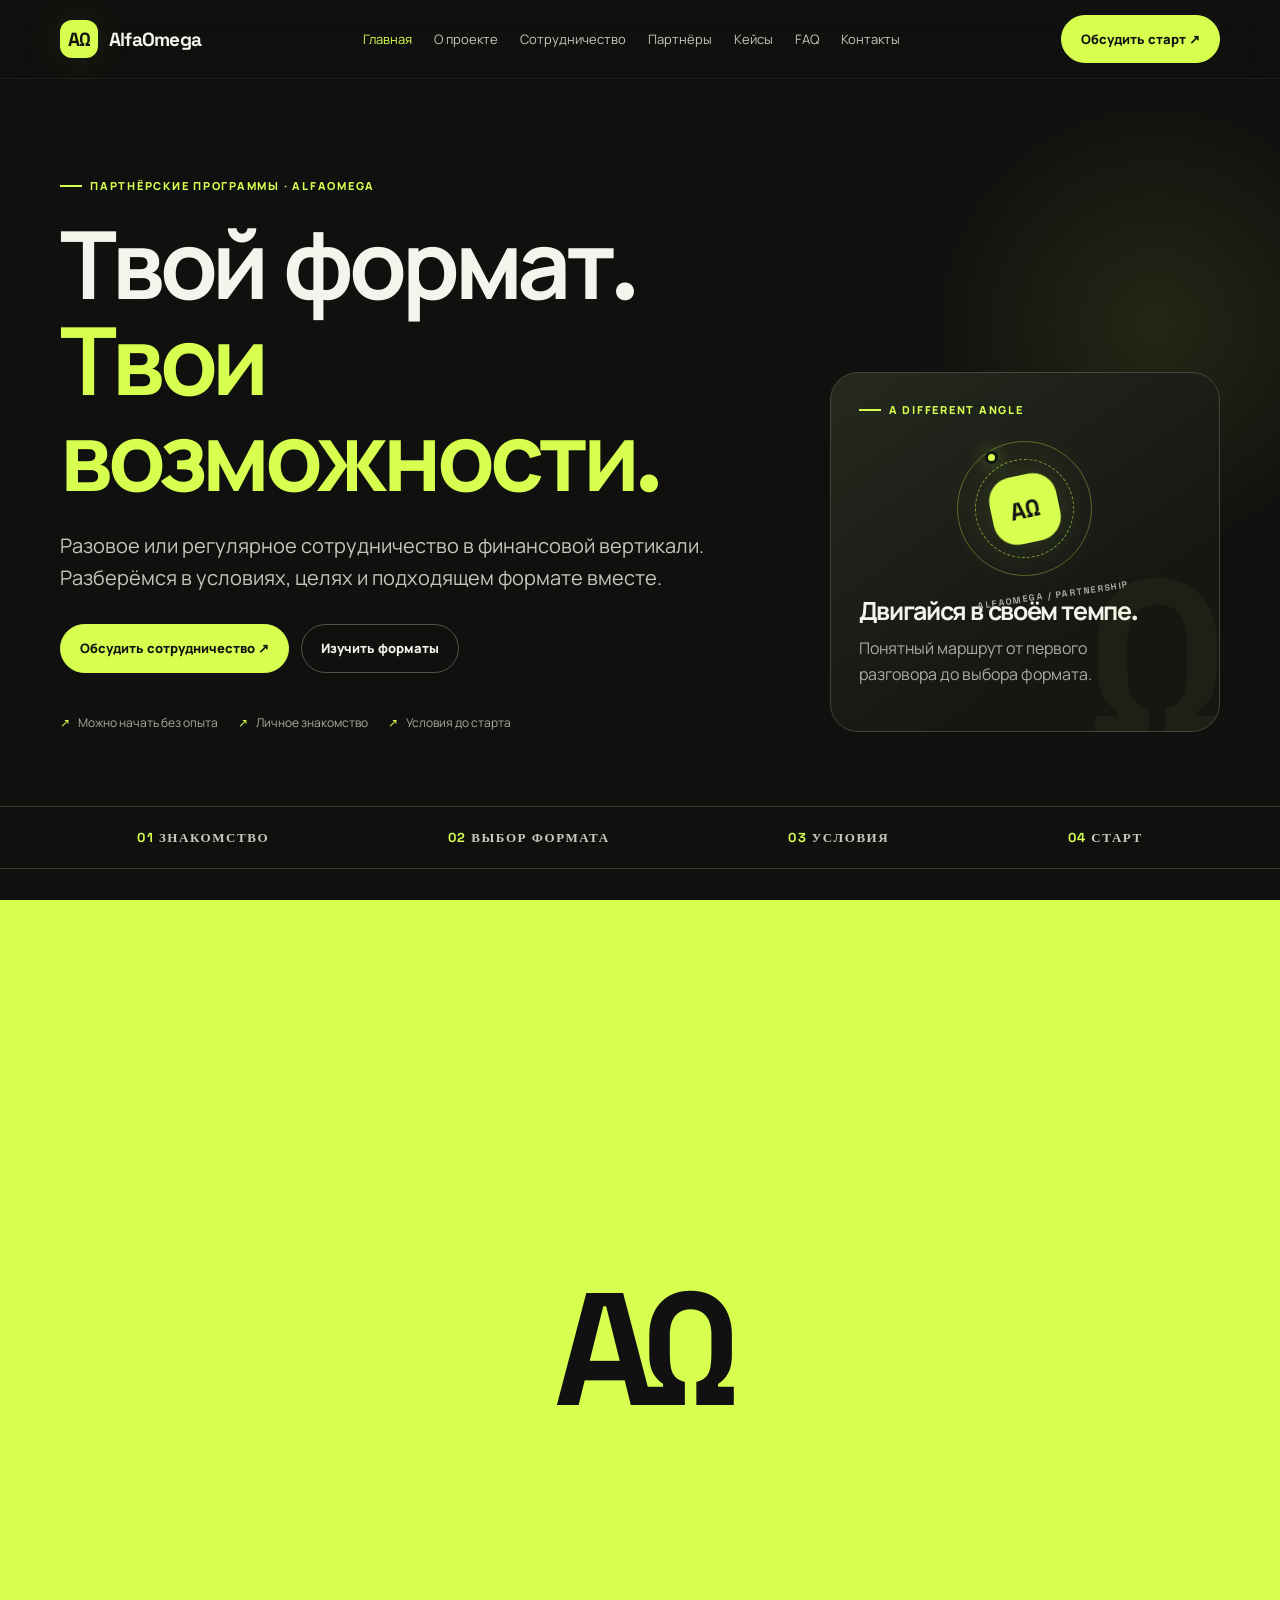
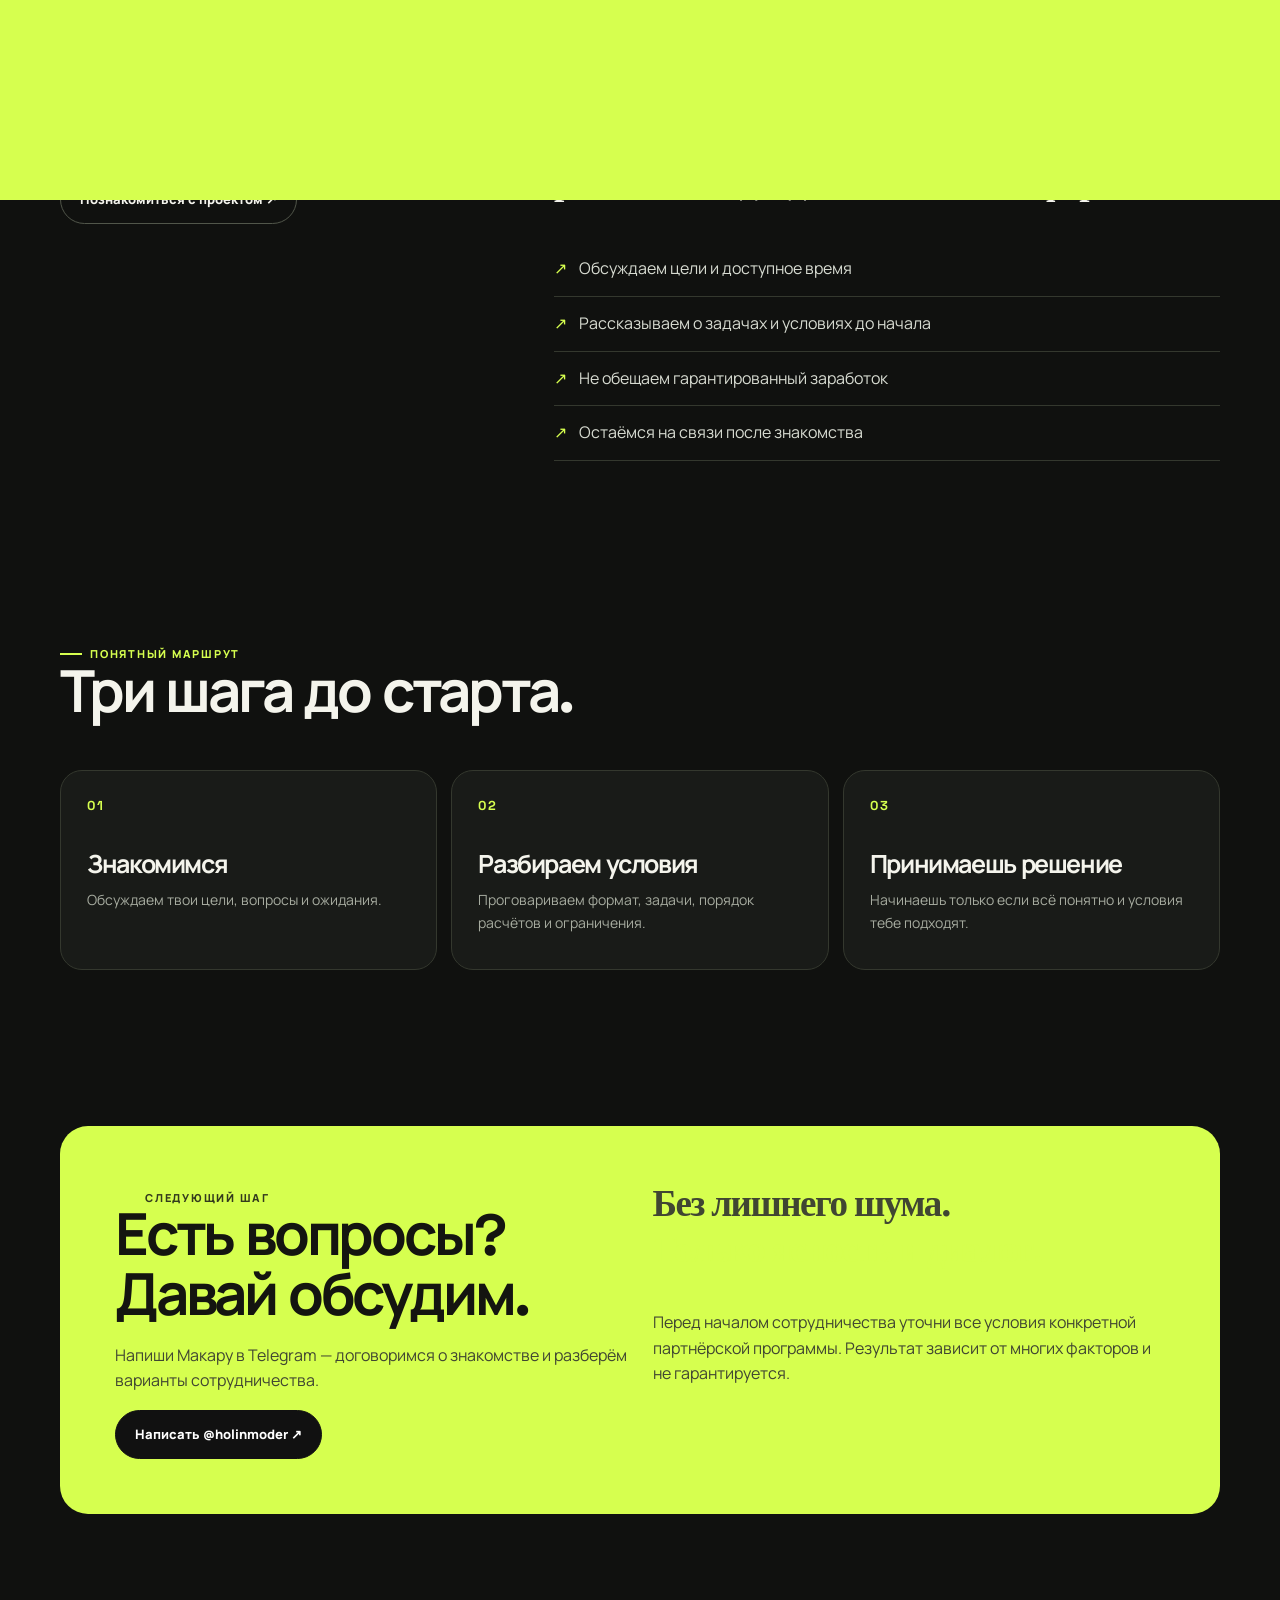
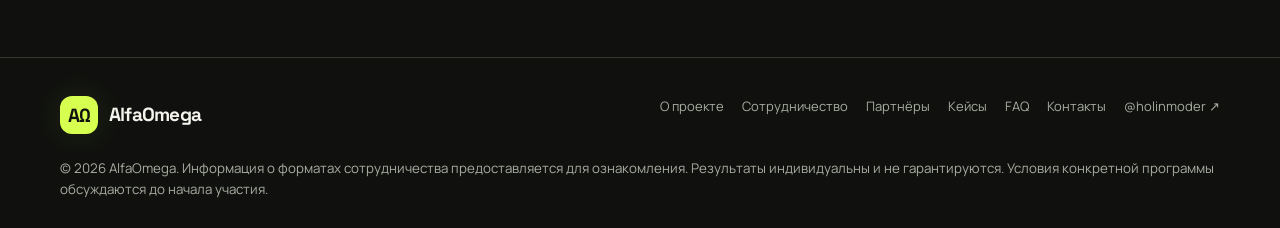
<file: index.html>
<!doctype html><html lang="ru"><head><meta charset="utf-8"><meta name="viewport" content="width=device-width,initial-scale=1"><meta name="description" content="AlfaOmega — форматы сотрудничества, информация о проекте и контакты Макара."><meta name="theme-color" content="#10110f"><title>Главная — AlfaOmega</title><link rel="stylesheet" href="styles.css"></head><body><div class="topbar"><div class="wrap nav"><a class="brand" href="index.html" aria-label="AlfaOmega — главная"><span class="logo">AΩ</span><span>AlfaOmega</span></a><nav class="navlinks" aria-label="Основная навигация"><a href="index.html">Главная</a><a href="about.html">О проекте</a><a href="cooperation.html">Сотрудничество</a><a href="partners.html">Партнёры</a><a href="cases.html">Кейсы</a><a href="faq.html">FAQ</a><a href="contact.html">Контакты</a></nav><a class="nav-cta" href="contact.html">Обсудить старт ↗</a><button class="menu-toggle" aria-expanded="false" aria-label="Открыть меню">☰</button></div></div><div class="transition" aria-hidden="true"><div class="transition-mark">AΩ</div></div><main><section class="hero"><div class="wrap hero-grid"><div><div class="eyebrow reveal">ПАРТНЁРСКИЕ ПРОГРАММЫ · ALFAOMEGA</div><h1 class="reveal delay1">Твой формат.<br><em>Твои возможности.</em></h1><p class="lead reveal delay2">Разовое или регулярное сотрудничество в финансовой вертикали. Разберёмся в условиях, целях и подходящем формате вместе.</p><div class="hero-actions reveal delay3"><a class="btn" href="contact.html">Обсудить сотрудничество ↗</a><a class="btn secondary" href="cooperation.html">Изучить форматы</a></div><div class="hero-meta"><span>Можно начать без опыта</span><span>Личное знакомство</span><span>Условия до старта</span></div></div><div class="visual-card reveal delay2"><div class="eyebrow">A DIFFERENT ANGLE</div><div class="orbit-wrap" aria-label="Анимированный знак AlfaOmega"><div class="orbit"><span class="orbit-dot"></span><div class="orbit-core">AΩ</div></div><span class="orbit-label">ALFAOMEGA / PARTNERSHIP</span></div><div><h3>Двигайся в своём темпе.</h3><p>Понятный маршрут от первого разговора до выбора формата.</p></div></div></div></section><div class="ticker"><div class="wrap ticker-in"><span><b>01</b> ЗНАКОМСТВО</span><span><b>02</b> ВЫБОР ФОРМАТА</span><span><b>03</b> УСЛОВИЯ</span><span><b>04</b> СТАРТ</span></div></div><section class="section"><div class="wrap"><div class="section-head"><div><div class="eyebrow">ВЫБЕРИ СВОЙ ПУТЬ</div><h2>С чего начнём?</h2></div><p>Не нужно решать всё заранее. Сначала познакомимся, ответим на вопросы и обсудим, что подходит именно тебе.</p></div><div class="grid3"><a class="card" href="cooperation.html"><div class="num">01 / РАЗОВЫЙ ФОРМАТ</div><h3>Попробовать один раз.</h3><p>Одно согласованное действие по условиям конкретной программы — без постоянного графика.</p><div class="arrow">↗</div></a><a class="card" href="cooperation.html#regular"><div class="num">02 / РЕГУЛЯРНЫЙ ФОРМАТ</div><h3>Развиваться системно.</h3><p>Постепенное включение в работу, обучение и обсуждение дальнейших возможностей.</p><div class="arrow">↗</div></a><a class="card" href="faq.html"><div class="num">03 / ПОКА ИЗУЧАЮ</div><h3>Сначала разобраться.</h3><p>Посмотри ответы на частые вопросы или напиши напрямую — без обязательств.</p><div class="arrow">↗</div></a></div></div></section><section class="section"><div class="wrap split"><div><div class="eyebrow">О ПРОЕКТЕ</div><h2>Люди.<br>Практика.<br><em style="color:var(--lime)">AlfaOmega.</em></h2><p class="muted">Проект для тех, кто хочет разобраться в партнёрских программах и выбрать понятный формат взаимодействия.</p><a class="btn secondary" href="about.html">Познакомиться с проектом ↗</a></div><div><div class="orbit-wrap" aria-hidden="true"><div class="orbit"><span class="orbit-dot"></span><div class="orbit-core">Ω</div></div><span class="orbit-label">GROW WITH CLARITY</span></div><p class="quote">«Сначала — <span>понятные условия.</span> Затем — решение, подходит ли тебе этот формат».</p><ul class="list"><li>Обсуждаем цели и доступное время</li><li>Рассказываем о задачах и условиях до начала</li><li>Не обещаем гарантированный заработок</li><li>Остаёмся на связи после знакомства</li></ul></div></div></section><section class="section"><div class="wrap"><div class="section-head"><div><div class="eyebrow">ПОНЯТНЫЙ МАРШРУТ</div><h2>Три шага до старта.</h2></div></div><div class="grid3"><div class="card"><div class="num">01</div><h3>Знакомимся</h3><p>Обсуждаем твои цели, вопросы и ожидания.</p></div><div class="card"><div class="num">02</div><h3>Разбираем условия</h3><p>Проговариваем формат, задачи, порядок расчётов и ограничения.</p></div><div class="card"><div class="num">03</div><h3>Принимаешь решение</h3><p>Начинаешь только если всё понятно и условия тебе подходят.</p></div></div></div></section><section class="section"><div class="wrap contact-panel"><div><div class="eyebrow" style="color:#343b1d">СЛЕДУЮЩИЙ ШАГ</div><h2>Есть вопросы?<br>Давай обсудим.</h2><p>Напиши Макару в Telegram — договоримся о знакомстве и разберём варианты сотрудничества.</p><a class="btn" href="https://t.me/holinmoder" target="_blank" rel="noopener">Написать @holinmoder ↗</a></div><div><p class="quote">Без лишнего шума.<br><span>Только ясность и диалог.</span></p><p>Перед началом сотрудничества уточни все условия конкретной партнёрской программы. Результат зависит от многих факторов и не гарантируется.</p></div></div></section></main><footer class="footer"><div class="wrap"><div class="footer-top"><a class="brand" href="index.html"><span class="logo">AΩ</span><span>AlfaOmega</span></a><div class="footer-links"><a href="about.html">О проекте</a><a href="cooperation.html">Сотрудничество</a><a href="partners.html">Партнёры</a><a href="cases.html">Кейсы</a><a href="faq.html">FAQ</a><a href="contact.html">Контакты</a><a href="https://t.me/holinmoder" target="_blank" rel="noopener">@holinmoder ↗</a></div></div><small>© 2026 AlfaOmega. Информация о форматах сотрудничества предоставляется для ознакомления. Результаты индивидуальны и не гарантируются. Условия конкретной программы обсуждаются до начала участия.</small></div></footer><script src="script.js"></script></body></html>
</file>
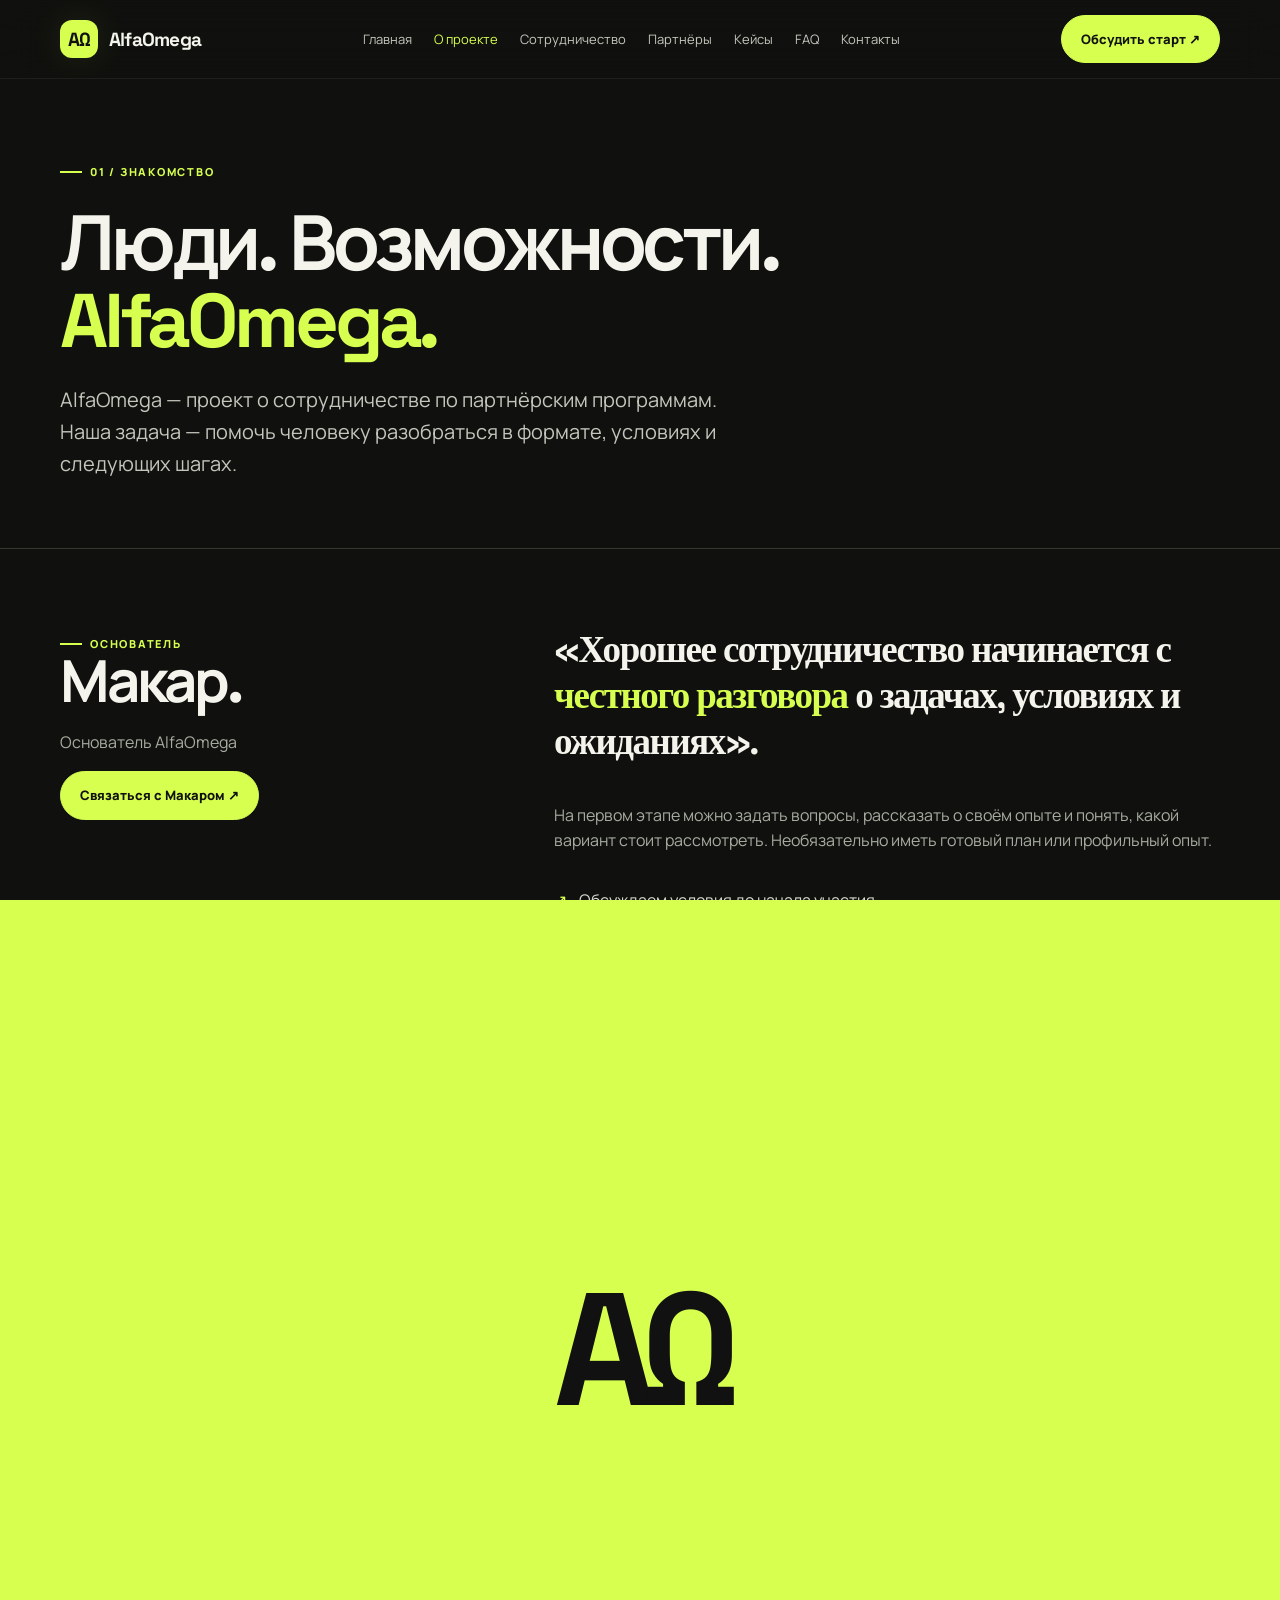
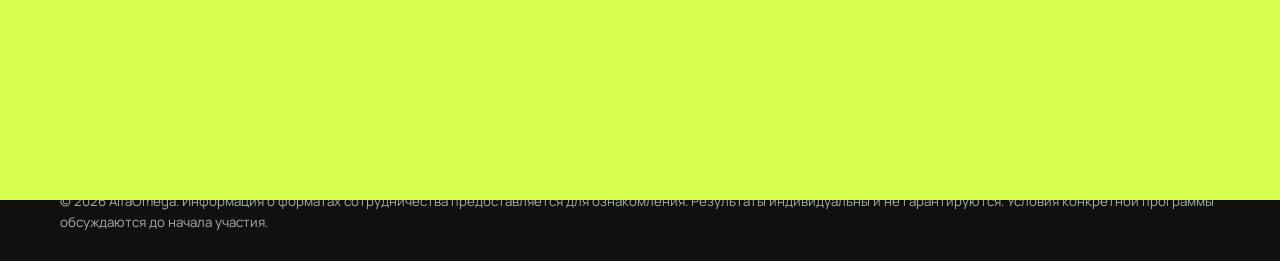
<file: about.html>
<!doctype html><html lang="ru"><head><meta charset="utf-8"><meta name="viewport" content="width=device-width,initial-scale=1"><meta name="description" content="AlfaOmega — партнёрские программы и сотрудничество."><meta name="theme-color" content="#10110f"><title>О проекте — AlfaOmega</title><link rel="stylesheet" href="styles.css"></head><body><div class="topbar"><div class="wrap nav"><a class="brand" href="index.html" aria-label="AlfaOmega — главная"><span class="logo">AΩ</span><span>AlfaOmega</span></a><nav class="navlinks" aria-label="Основная навигация"><a href="index.html">Главная</a><a href="about.html">О проекте</a><a href="cooperation.html">Сотрудничество</a><a href="partners.html">Партнёры</a><a href="cases.html">Кейсы</a><a href="faq.html">FAQ</a><a href="contact.html">Контакты</a></nav><a class="nav-cta" href="contact.html">Обсудить старт ↗</a><button class="menu-toggle" aria-expanded="false" aria-label="Открыть меню">☰</button></div></div><div class="transition" aria-hidden="true"><div class="transition-mark">AΩ</div></div><main><section class="page-hero"><div class="wrap"><div class="eyebrow">01 / ЗНАКОМСТВО</div><h1>Люди. Возможности.<br><em style="color:var(--lime)">AlfaOmega.</em></h1><p class="lead">AlfaOmega — проект о сотрудничестве по партнёрским программам. Наша задача — помочь человеку разобраться в формате, условиях и следующих шагах.</p></div></section><section class="section"><div class="wrap split"><div><div class="eyebrow">ОСНОВАТЕЛЬ</div><h2>Макар.</h2><p class="muted">Основатель AlfaOmega</p><a class="btn" href="https://t.me/holinmoder" target="_blank" rel="noopener">Связаться с Макаром ↗</a></div><div><p class="quote">«Хорошее сотрудничество начинается с <span>честного разговора</span> о задачах, условиях и ожиданиях».</p><p class="muted">На первом этапе можно задать вопросы, рассказать о своём опыте и понять, какой вариант стоит рассмотреть. Необязательно иметь готовый план или профильный опыт.</p><ul class="list"><li>Обсуждаем условия до начала участия</li><li>Не обещаем фиксированный или гарантированный доход</li><li>Предлагаем изучить детали и принять взвешенное решение</li></ul></div></div></section><section class="section"><div class="wrap"><div class="section-head"><div><div class="eyebrow">ПРИНЦИПЫ</div><h2>Как мы работаем.</h2></div></div><div class="grid3"><div class="card"><div class="num">01</div><h3>Прозрачность</h3><p>Обсуждаем задачи, критерии результата и порядок выплат заранее.</p></div><div class="card"><div class="num">02</div><h3>Личный диалог</h3><p>Сначала выясняем, что важно именно тебе, а не предлагаем всем одно и то же.</p></div><div class="card"><div class="num">03</div><h3>Ответственный выбор</h3><p>Решение о сотрудничестве принимается после знакомства с условиями программы.</p></div></div></div></section></main><footer class="footer"><div class="wrap"><div class="footer-top"><a class="brand" href="index.html"><span class="logo">AΩ</span><span>AlfaOmega</span></a><div class="footer-links"><a href="about.html">О проекте</a><a href="cooperation.html">Сотрудничество</a><a href="partners.html">Партнёры</a><a href="cases.html">Кейсы</a><a href="faq.html">FAQ</a><a href="contact.html">Контакты</a><a href="https://t.me/holinmoder" target="_blank" rel="noopener">@holinmoder ↗</a></div></div><small>© 2026 AlfaOmega. Информация о форматах сотрудничества предоставляется для ознакомления. Результаты индивидуальны и не гарантируются. Условия конкретной программы обсуждаются до начала участия.</small></div></footer><script src="script.js"></script></body></html>
</file>
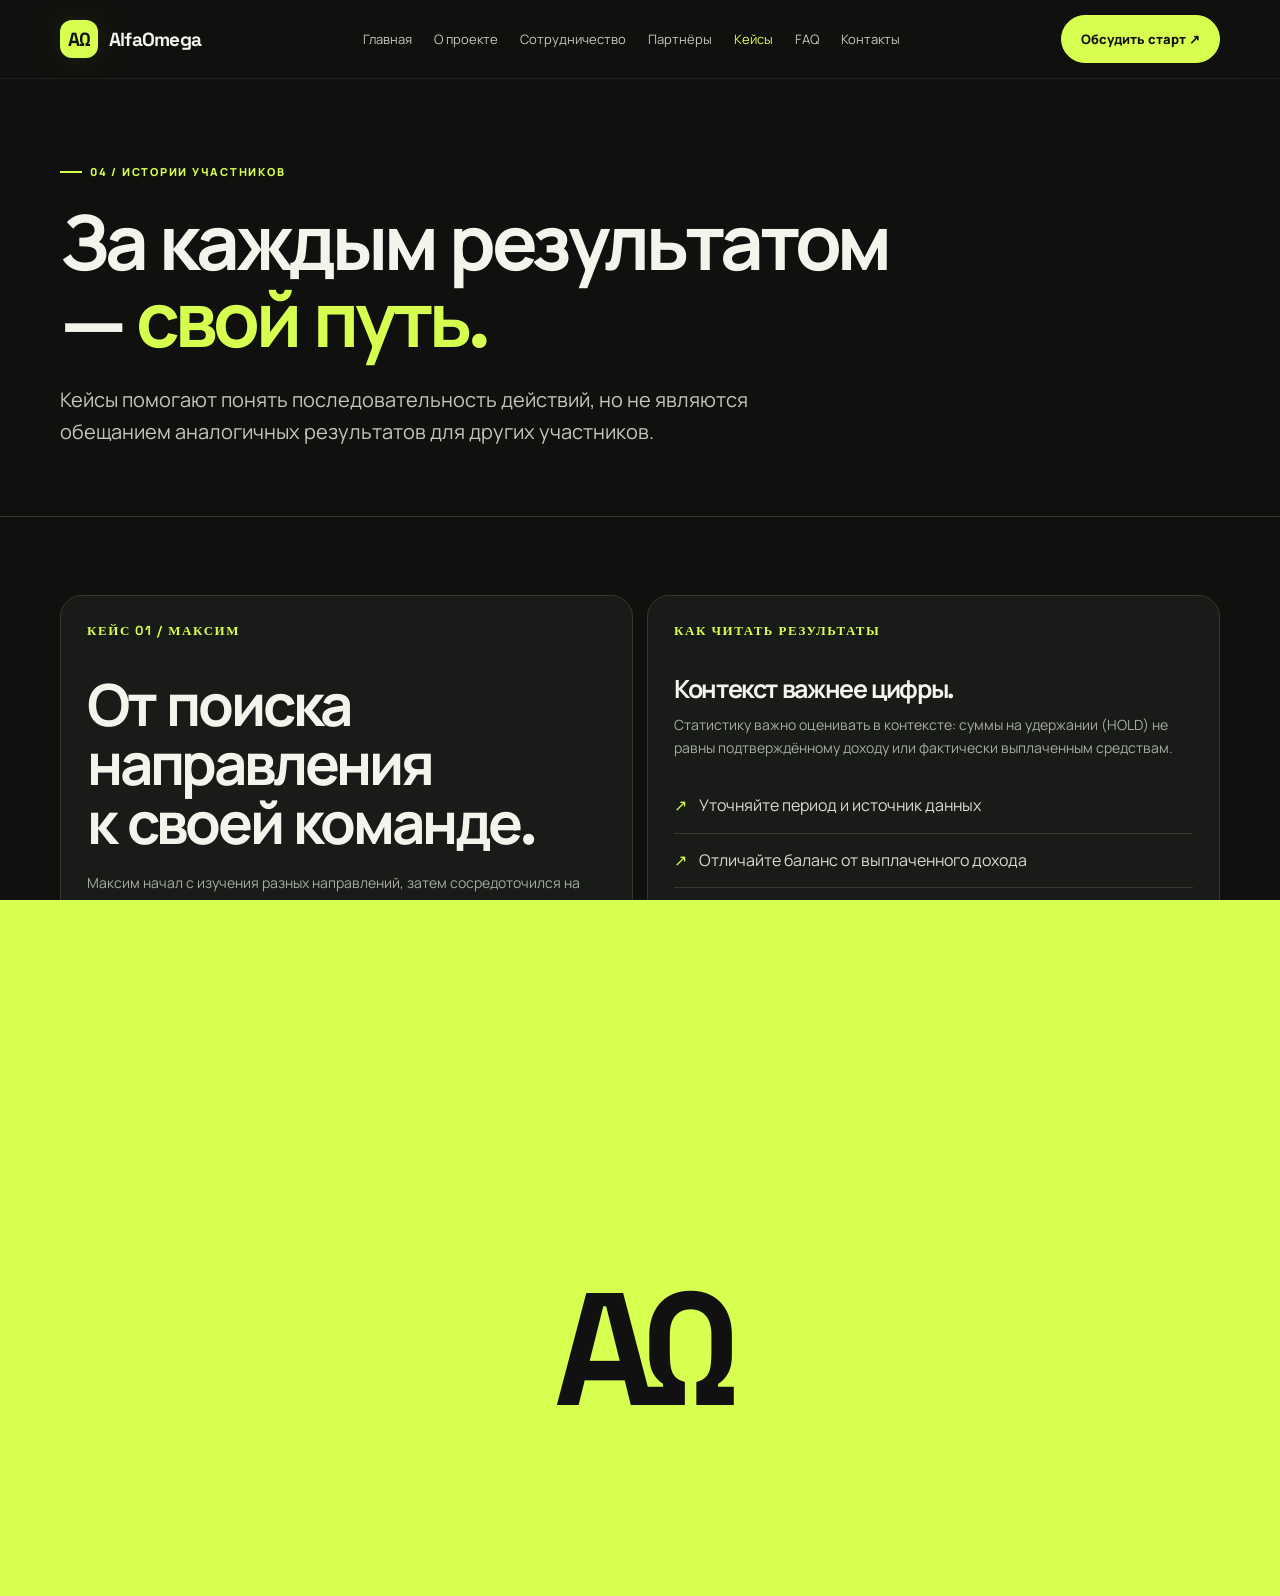
<file: cases.html>
<!doctype html><html lang="ru"><head><meta charset="utf-8"><meta name="viewport" content="width=device-width,initial-scale=1"><meta name="description" content="AlfaOmega — партнёрские программы и сотрудничество."><meta name="theme-color" content="#10110f"><title>Кейсы — AlfaOmega</title><link rel="stylesheet" href="styles.css"></head><body><div class="topbar"><div class="wrap nav"><a class="brand" href="index.html" aria-label="AlfaOmega — главная"><span class="logo">AΩ</span><span>AlfaOmega</span></a><nav class="navlinks" aria-label="Основная навигация"><a href="index.html">Главная</a><a href="about.html">О проекте</a><a href="cooperation.html">Сотрудничество</a><a href="partners.html">Партнёры</a><a href="cases.html">Кейсы</a><a href="faq.html">FAQ</a><a href="contact.html">Контакты</a></nav><a class="nav-cta" href="contact.html">Обсудить старт ↗</a><button class="menu-toggle" aria-expanded="false" aria-label="Открыть меню">☰</button></div></div><div class="transition" aria-hidden="true"><div class="transition-mark">AΩ</div></div><main><section class="page-hero"><div class="wrap"><div class="eyebrow">04 / ИСТОРИИ УЧАСТНИКОВ</div><h1>За каждым результатом — <em style="color:var(--lime)">свой путь.</em></h1><p class="lead">Кейсы помогают понять последовательность действий, но не являются обещанием аналогичных результатов для других участников.</p></div></section><section class="section"><div class="wrap grid2"><article class="card"><div class="num">КЕЙС 01 / МАКСИМ</div><h2>От поиска направления<br>к своей команде.</h2><p>Максим начал с изучения разных направлений, затем сосредоточился на обучении и практике. Постепенно он перешёл к самостоятельной работе и развитию собственной команды.</p><div class="grid2" style="margin-top:24px"><div><div class="case-stat">01</div><p>Знакомство с направлением</p></div><div><div class="case-stat">02</div><p>Практика и обучение</p></div><div><div class="case-stat">03</div><p>Самостоятельная работа</p></div><div><div class="case-stat">10+</div><p>Команда</p></div></div></article><article class="card"><div class="num">КАК ЧИТАТЬ РЕЗУЛЬТАТЫ</div><h3>Контекст важнее цифры.</h3><p>Статистику важно оценивать в контексте: суммы на удержании (HOLD) не равны подтверждённому доходу или фактически выплаченным средствам.</p><ul class="list"><li>Уточняйте период и источник данных</li><li>Отличайте баланс от выплаченного дохода</li><li>Индивидуальные результаты не гарантируют повторения</li></ul></article></div><div class="wrap" style="margin-top:22px"><p class="notice">Перед публикацией кейса получите согласие участника на использование имени, изображения, отзыва и статистики. Добавляйте скриншоты только при наличии права на их размещение и поясняйте, что именно на них показано.</p></div></section></main><footer class="footer"><div class="wrap"><div class="footer-top"><a class="brand" href="index.html"><span class="logo">AΩ</span><span>AlfaOmega</span></a><div class="footer-links"><a href="about.html">О проекте</a><a href="cooperation.html">Сотрудничество</a><a href="partners.html">Партнёры</a><a href="cases.html">Кейсы</a><a href="faq.html">FAQ</a><a href="contact.html">Контакты</a><a href="https://t.me/holinmoder" target="_blank" rel="noopener">@holinmoder ↗</a></div></div><small>© 2026 AlfaOmega. Информация о форматах сотрудничества предоставляется для ознакомления. Результаты индивидуальны и не гарантируются. Условия конкретной программы обсуждаются до начала участия.</small></div></footer><script src="script.js"></script></body></html>
</file>
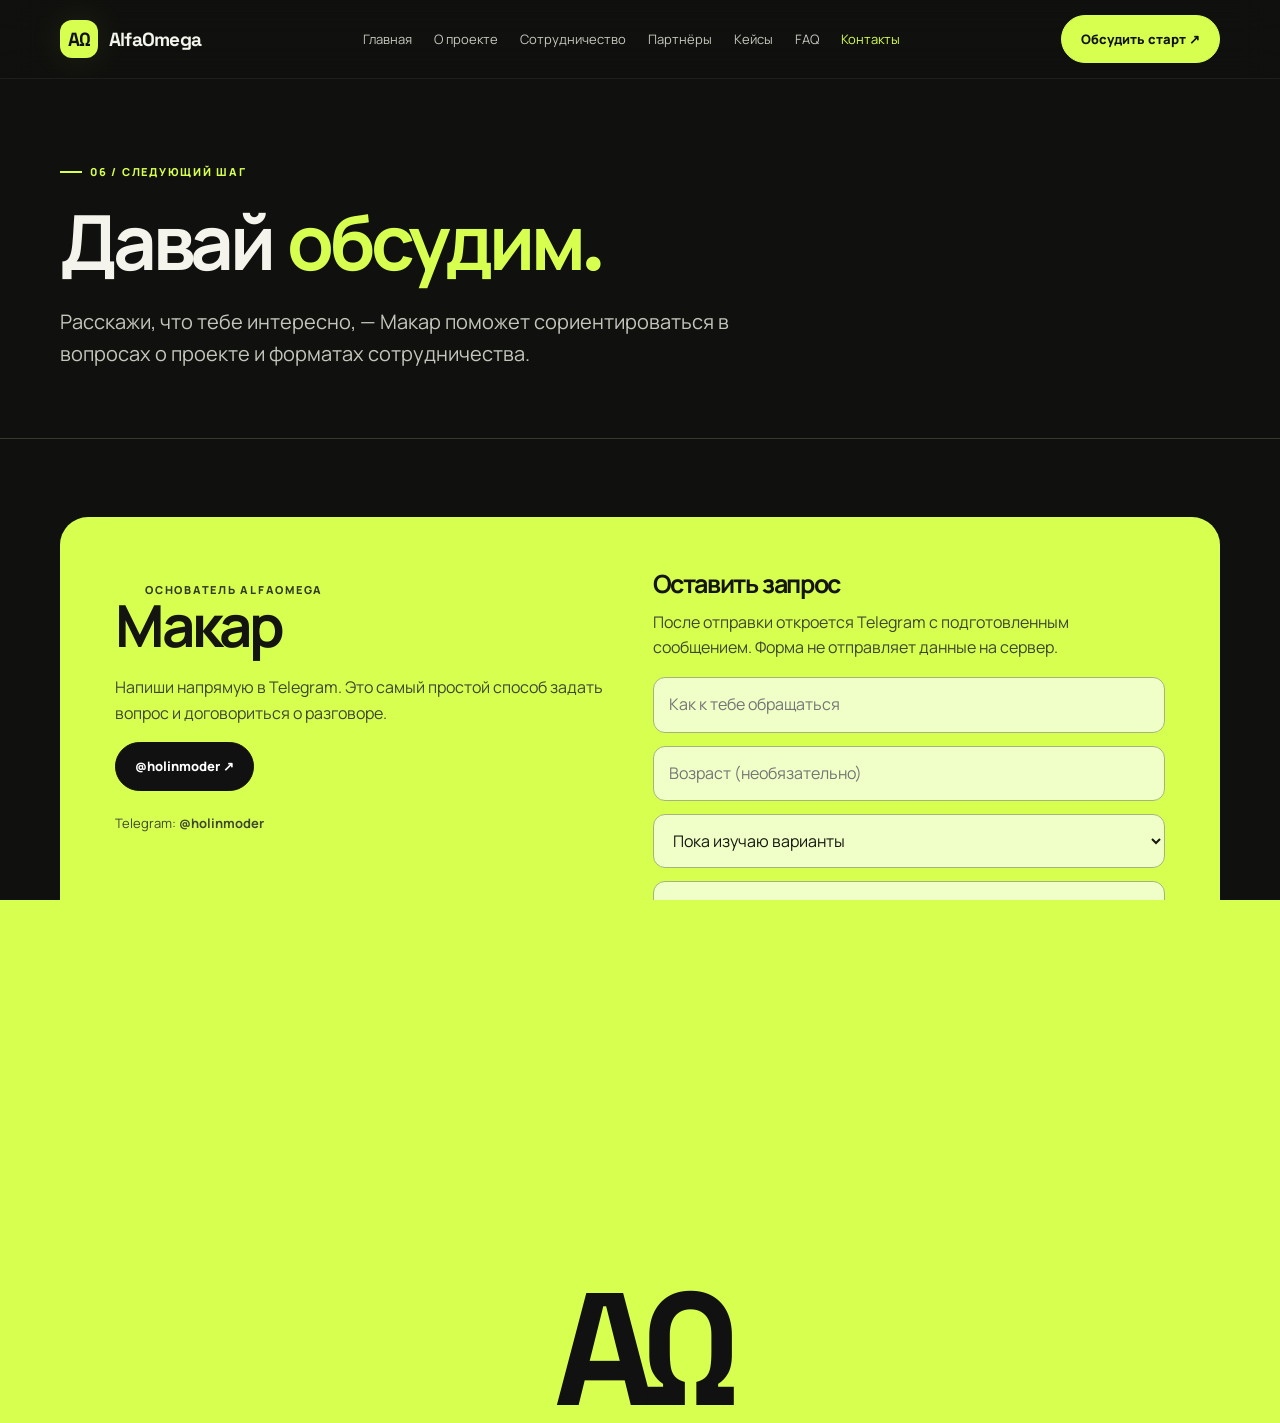
<file: contact.html>
<!doctype html><html lang="ru"><head><meta charset="utf-8"><meta name="viewport" content="width=device-width,initial-scale=1"><meta name="description" content="AlfaOmega — партнёрские программы и сотрудничество."><meta name="theme-color" content="#10110f"><title>Контакты — AlfaOmega</title><link rel="stylesheet" href="styles.css"></head><body><div class="topbar"><div class="wrap nav"><a class="brand" href="index.html" aria-label="AlfaOmega — главная"><span class="logo">AΩ</span><span>AlfaOmega</span></a><nav class="navlinks" aria-label="Основная навигация"><a href="index.html">Главная</a><a href="about.html">О проекте</a><a href="cooperation.html">Сотрудничество</a><a href="partners.html">Партнёры</a><a href="cases.html">Кейсы</a><a href="faq.html">FAQ</a><a href="contact.html">Контакты</a></nav><a class="nav-cta" href="contact.html">Обсудить старт ↗</a><button class="menu-toggle" aria-expanded="false" aria-label="Открыть меню">☰</button></div></div><div class="transition" aria-hidden="true"><div class="transition-mark">AΩ</div></div><main><section class="page-hero"><div class="wrap"><div class="eyebrow">06 / СЛЕДУЮЩИЙ ШАГ</div><h1>Давай <em style="color:var(--lime)">обсудим.</em></h1><p class="lead">Расскажи, что тебе интересно, — Макар поможет сориентироваться в вопросах о проекте и форматах сотрудничества.</p></div></section><section class="section"><div class="wrap"><div class="contact-panel"><div><div class="eyebrow" style="color:#343b1d">ОСНОВАТЕЛЬ ALFAOMEGA</div><h2>Макар</h2><p>Напиши напрямую в Telegram. Это самый простой способ задать вопрос и договориться о разговоре.</p><a class="btn" href="https://t.me/holinmoder" target="_blank" rel="noopener">@holinmoder ↗</a><p style="margin-top:22px;font-size:13px">Telegram: <strong>@holinmoder</strong></p></div><div><h3>Оставить запрос</h3><p>После отправки откроется Telegram с подготовленным сообщением. Форма не отправляет данные на сервер.</p><form id="lead-form" class="form"><input name="name" placeholder="Как к тебе обращаться" required><input name="age" placeholder="Возраст (необязательно)" inputmode="numeric"><select name="format"><option value="Пока изучаю варианты">Пока изучаю варианты</option><option value="Разовое сотрудничество">Разовое сотрудничество</option><option value="Регулярное сотрудничество">Регулярное сотрудничество</option></select><textarea name="message" placeholder="Твой вопрос или опыт (необязательно)"></textarea><button class="btn" type="submit">Продолжить в Telegram ↗</button></form></div></div></div></section></main><footer class="footer"><div class="wrap"><div class="footer-top"><a class="brand" href="index.html"><span class="logo">AΩ</span><span>AlfaOmega</span></a><div class="footer-links"><a href="about.html">О проекте</a><a href="cooperation.html">Сотрудничество</a><a href="partners.html">Партнёры</a><a href="cases.html">Кейсы</a><a href="faq.html">FAQ</a><a href="contact.html">Контакты</a><a href="https://t.me/holinmoder" target="_blank" rel="noopener">@holinmoder ↗</a></div></div><small>© 2026 AlfaOmega. Информация о форматах сотрудничества предоставляется для ознакомления. Результаты индивидуальны и не гарантируются. Условия конкретной программы обсуждаются до начала участия.</small></div></footer><script src="script.js"></script></body></html>
</file>
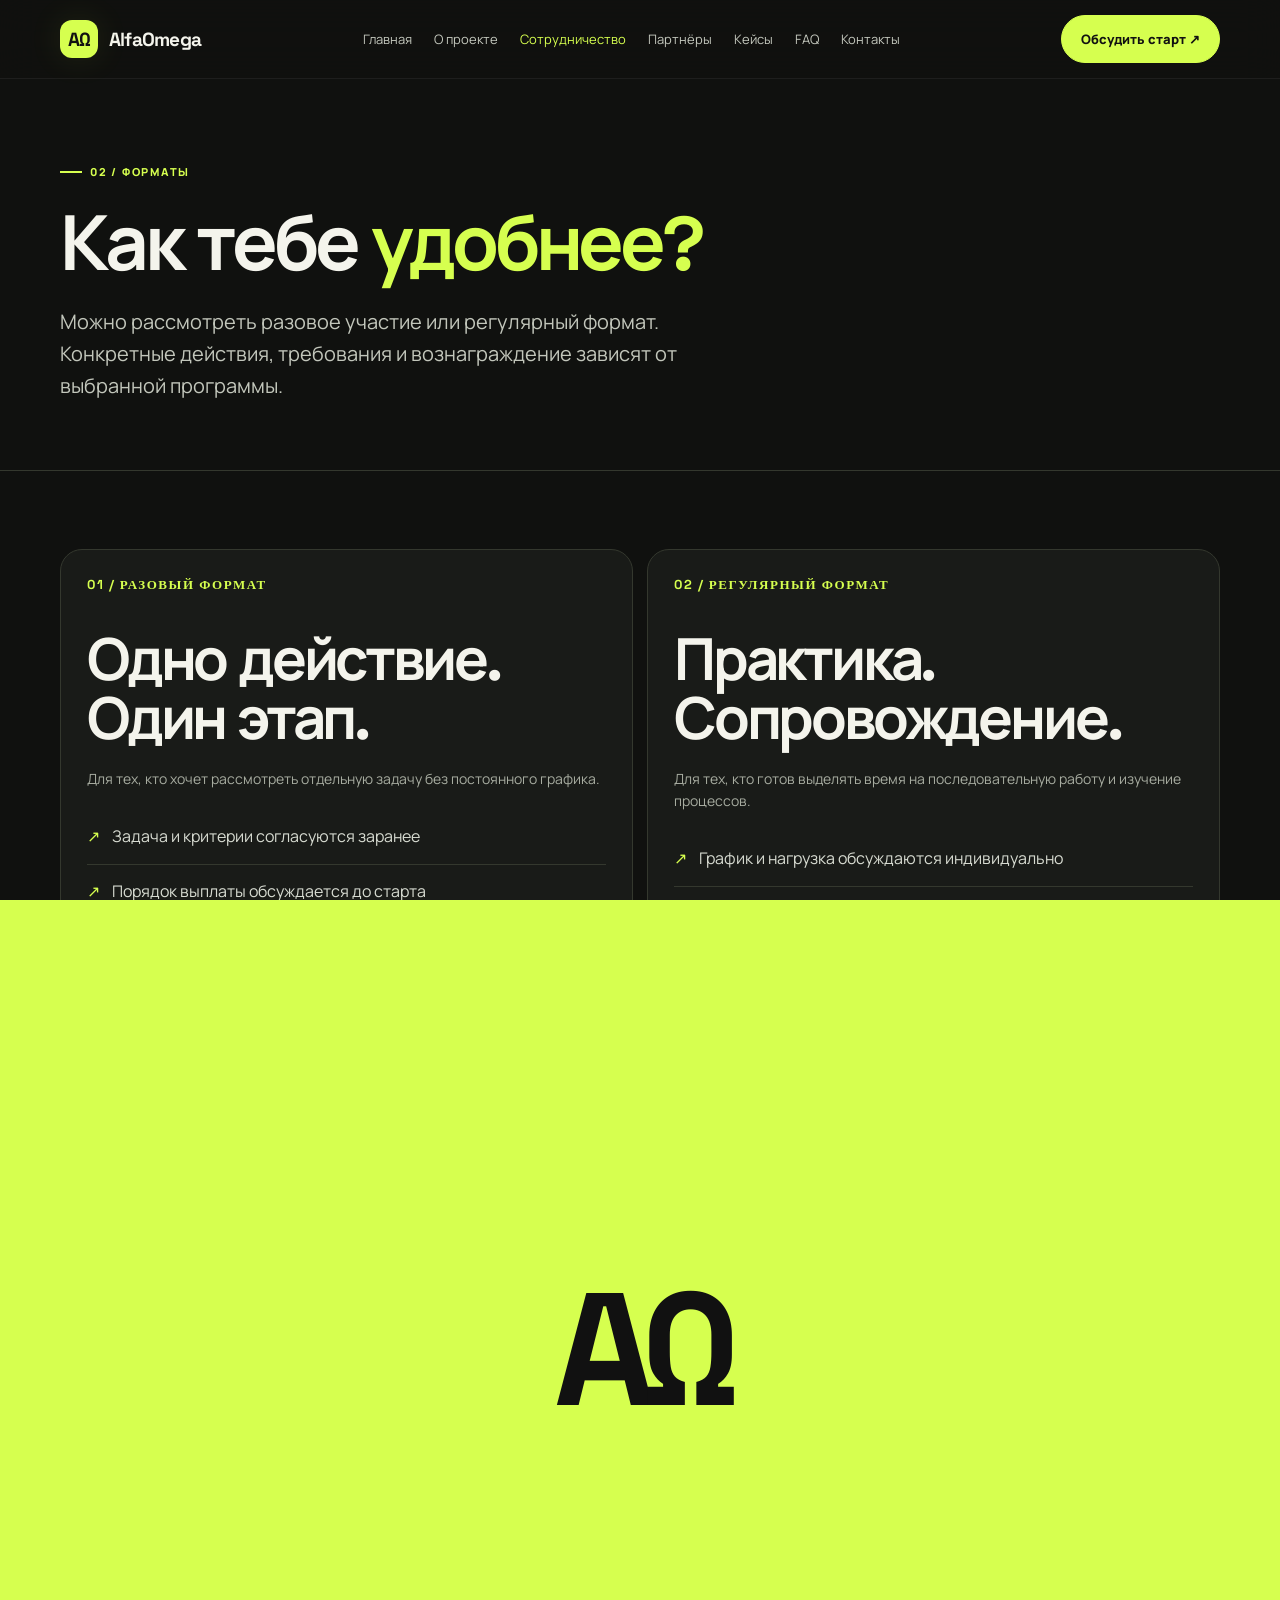
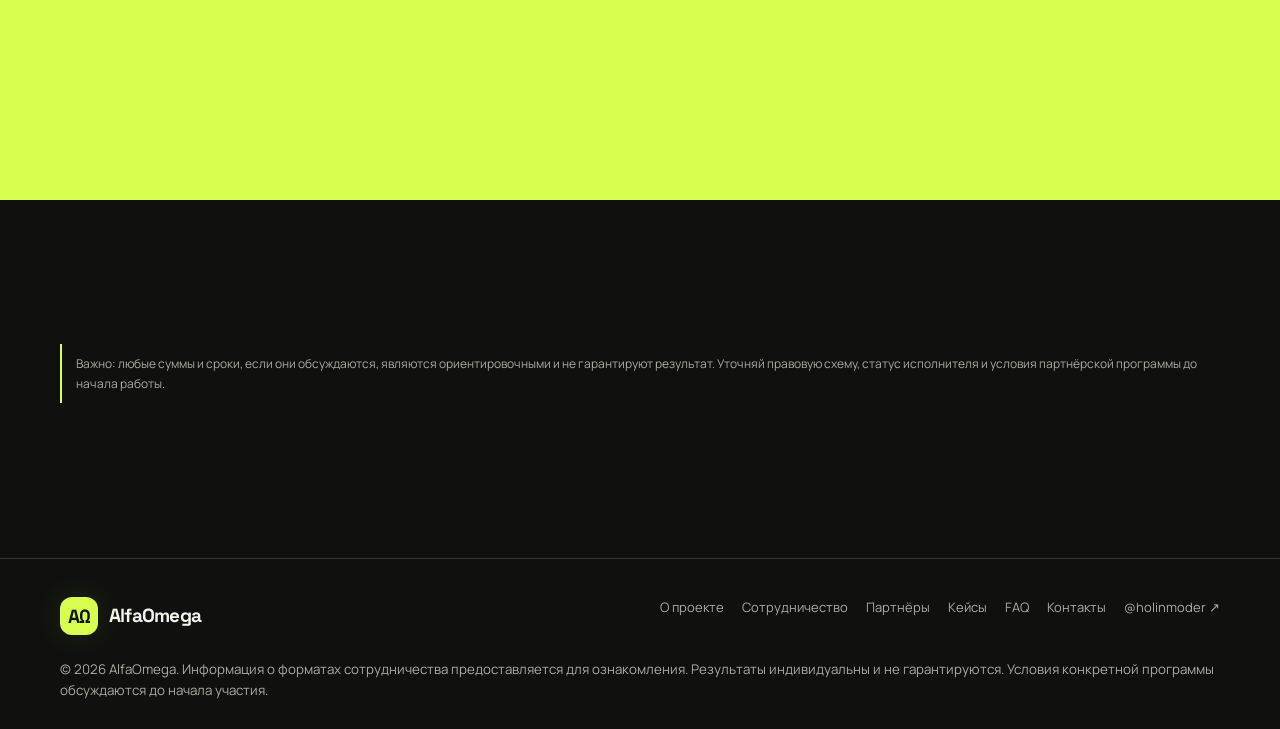
<file: cooperation.html>
<!doctype html><html lang="ru"><head><meta charset="utf-8"><meta name="viewport" content="width=device-width,initial-scale=1"><meta name="description" content="AlfaOmega — партнёрские программы и сотрудничество."><meta name="theme-color" content="#10110f"><title>Сотрудничество — AlfaOmega</title><link rel="stylesheet" href="styles.css"></head><body><div class="topbar"><div class="wrap nav"><a class="brand" href="index.html" aria-label="AlfaOmega — главная"><span class="logo">AΩ</span><span>AlfaOmega</span></a><nav class="navlinks" aria-label="Основная навигация"><a href="index.html">Главная</a><a href="about.html">О проекте</a><a href="cooperation.html">Сотрудничество</a><a href="partners.html">Партнёры</a><a href="cases.html">Кейсы</a><a href="faq.html">FAQ</a><a href="contact.html">Контакты</a></nav><a class="nav-cta" href="contact.html">Обсудить старт ↗</a><button class="menu-toggle" aria-expanded="false" aria-label="Открыть меню">☰</button></div></div><div class="transition" aria-hidden="true"><div class="transition-mark">AΩ</div></div><main><section class="page-hero"><div class="wrap"><div class="eyebrow">02 / ФОРМАТЫ</div><h1>Как тебе <em style="color:var(--lime)">удобнее?</em></h1><p class="lead">Можно рассмотреть разовое участие или регулярный формат. Конкретные действия, требования и вознаграждение зависят от выбранной программы.</p></div></section><section class="section"><div class="wrap grid2"><article class="card"><div class="num">01 / РАЗОВЫЙ ФОРМАТ</div><h2>Одно действие.<br>Один этап.</h2><p>Для тех, кто хочет рассмотреть отдельную задачу без постоянного графика.</p><ul class="list"><li>Задача и критерии согласуются заранее</li><li>Порядок выплаты обсуждается до старта</li><li>Можно отдельно решить, продолжать ли дальше</li></ul><a class="btn" href="contact.html">Обсудить разовый формат ↗</a></article><article class="card" id="regular"><div class="num">02 / РЕГУЛЯРНЫЙ ФОРМАТ</div><h2>Практика.<br>Сопровождение.</h2><p>Для тех, кто готов выделять время на последовательную работу и изучение процессов.</p><ul class="list"><li>График и нагрузка обсуждаются индивидуально</li><li>Постепенное знакомство с задачами</li><li>Возможность развивать навыки по мере опыта</li></ul><a class="btn" href="contact.html">Обсудить регулярный формат ↗</a></article></div></section><section class="section"><div class="wrap"><div class="section-head"><div><div class="eyebrow">КАК НАЧИНАЕМ</div><h2>Сначала знакомство.<br>Дальше — по делу.</h2></div><p>Первая беседа нужна, чтобы понять ожидания и спокойно пройтись по деталям.</p></div><div class="step"><div class="stepno">01</div><div><h3>Познакомимся</h3><p>Расскажешь, что ищешь, какой у тебя опыт и сколько времени готов выделять.</p></div></div><div class="step"><div class="stepno">02</div><div><h3>Разберём программу</h3><p>Обсудим конкретные действия, требования, возможные вознаграждения и порядок расчётов.</p></div></div><div class="step"><div class="stepno">03</div><div><h3>Примешь решение</h3><p>Начинай только после того, как условия понятны. Не передавай пароли, коды подтверждения или доступ к банковским счетам.</p></div></div></div></section><section class="section"><div class="wrap"><p class="notice">Важно: любые суммы и сроки, если они обсуждаются, являются ориентировочными и не гарантируют результат. Уточняй правовую схему, статус исполнителя и условия партнёрской программы до начала работы.</p></div></section></main><footer class="footer"><div class="wrap"><div class="footer-top"><a class="brand" href="index.html"><span class="logo">AΩ</span><span>AlfaOmega</span></a><div class="footer-links"><a href="about.html">О проекте</a><a href="cooperation.html">Сотрудничество</a><a href="partners.html">Партнёры</a><a href="cases.html">Кейсы</a><a href="faq.html">FAQ</a><a href="contact.html">Контакты</a><a href="https://t.me/holinmoder" target="_blank" rel="noopener">@holinmoder ↗</a></div></div><small>© 2026 AlfaOmega. Информация о форматах сотрудничества предоставляется для ознакомления. Результаты индивидуальны и не гарантируются. Условия конкретной программы обсуждаются до начала участия.</small></div></footer><script src="script.js"></script></body></html>
</file>
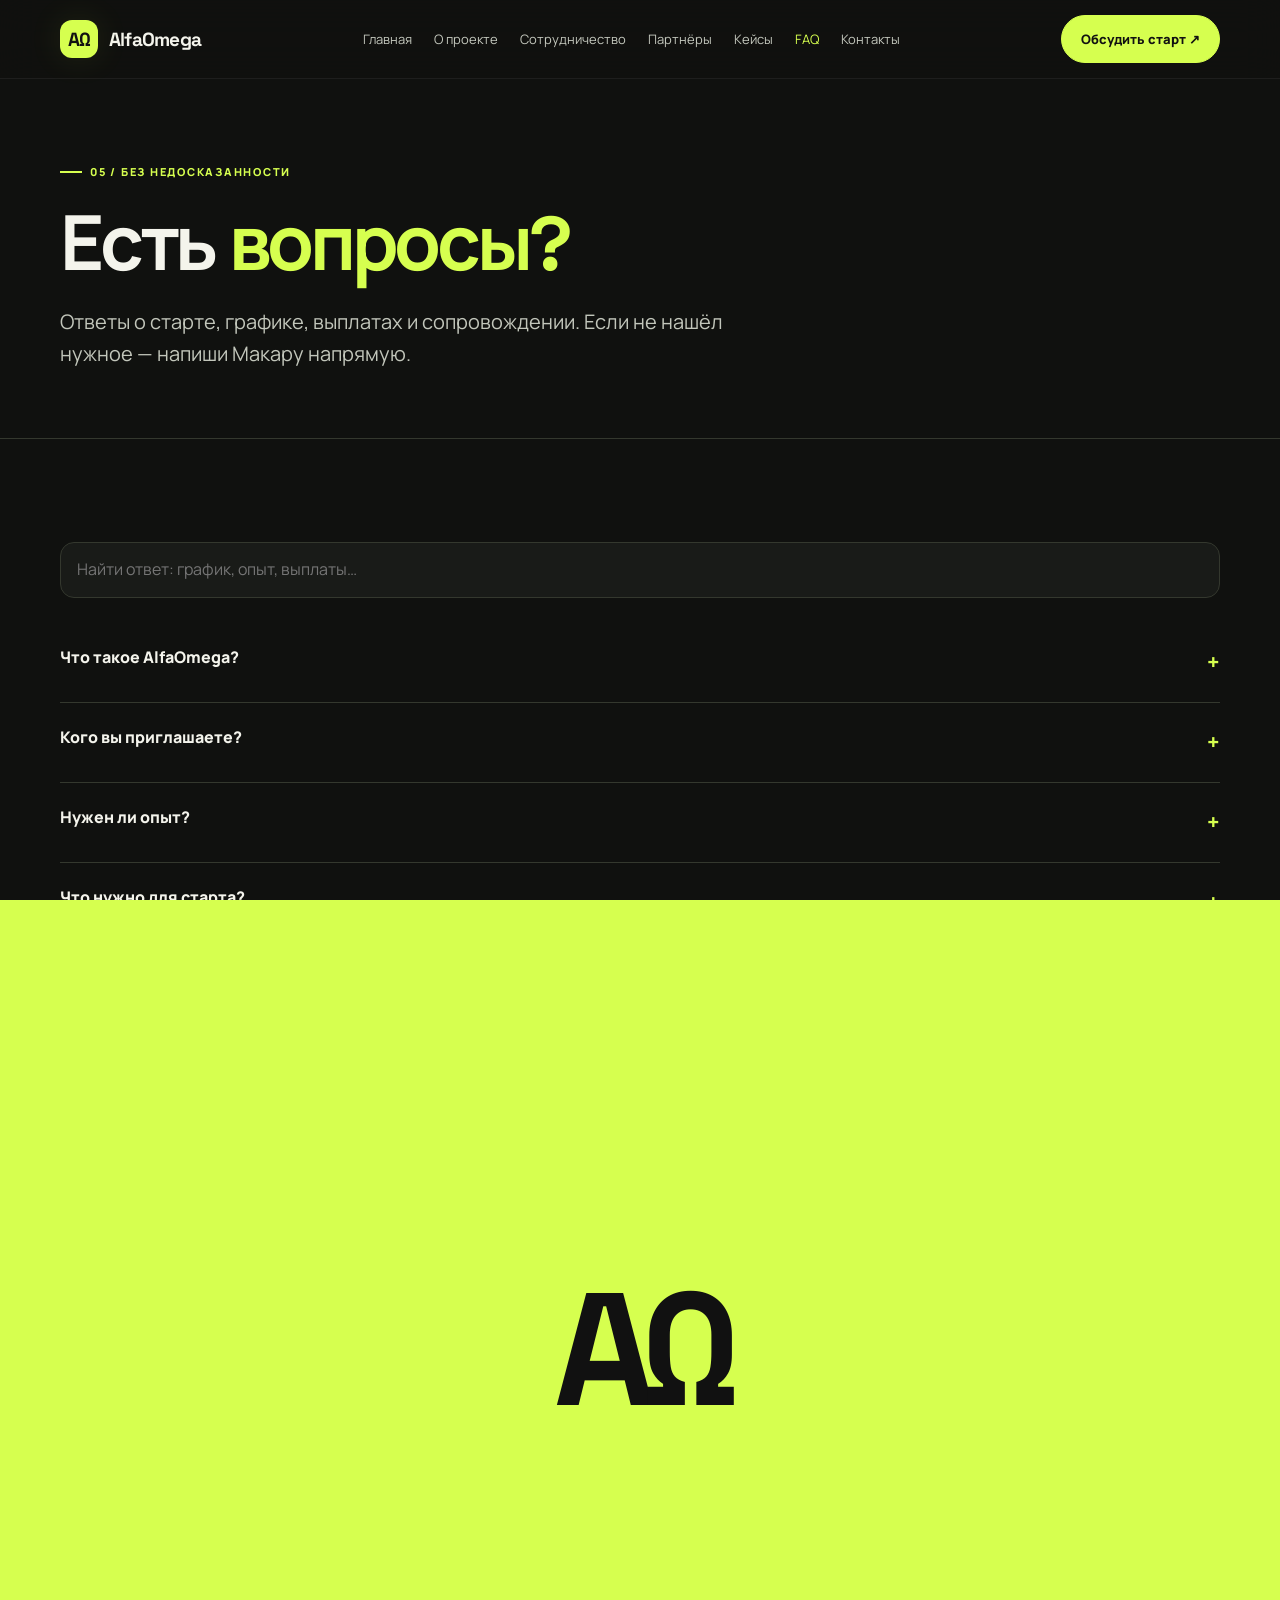
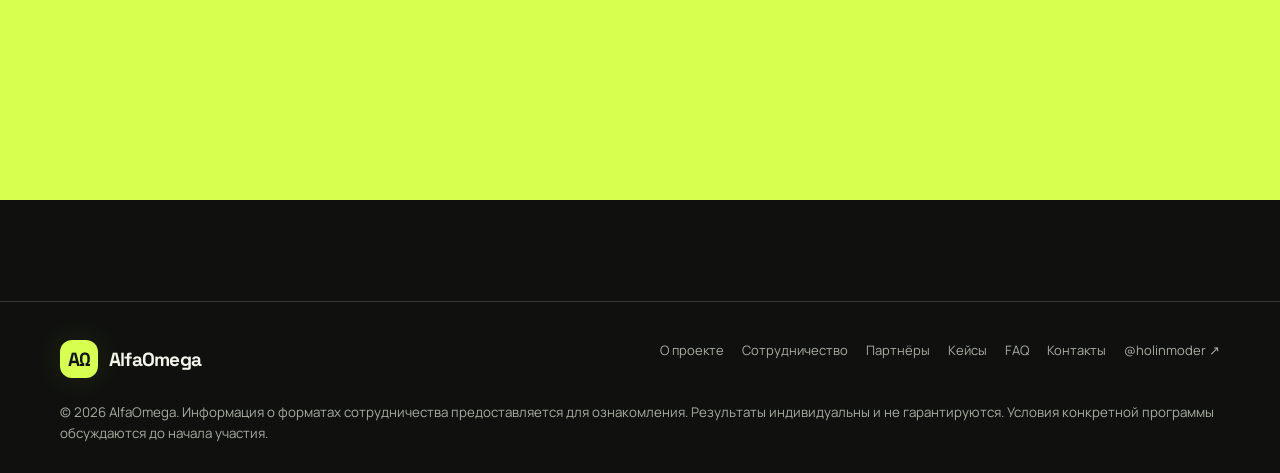
<file: faq.html>
<!doctype html><html lang="ru"><head><meta charset="utf-8"><meta name="viewport" content="width=device-width,initial-scale=1"><meta name="description" content="AlfaOmega — партнёрские программы и сотрудничество."><meta name="theme-color" content="#10110f"><title>Частые вопросы — AlfaOmega</title><link rel="stylesheet" href="styles.css"></head><body><div class="topbar"><div class="wrap nav"><a class="brand" href="index.html" aria-label="AlfaOmega — главная"><span class="logo">AΩ</span><span>AlfaOmega</span></a><nav class="navlinks" aria-label="Основная навигация"><a href="index.html">Главная</a><a href="about.html">О проекте</a><a href="cooperation.html">Сотрудничество</a><a href="partners.html">Партнёры</a><a href="cases.html">Кейсы</a><a href="faq.html">FAQ</a><a href="contact.html">Контакты</a></nav><a class="nav-cta" href="contact.html">Обсудить старт ↗</a><button class="menu-toggle" aria-expanded="false" aria-label="Открыть меню">☰</button></div></div><div class="transition" aria-hidden="true"><div class="transition-mark">AΩ</div></div><main><section class="page-hero"><div class="wrap"><div class="eyebrow">05 / БЕЗ НЕДОСКАЗАННОСТИ</div><h1>Есть <em style="color:var(--lime)">вопросы?</em></h1><p class="lead">Ответы о старте, графике, выплатах и сопровождении. Если не нашёл нужное — напиши Макару напрямую.</p></div></section><section class="section"><div class="wrap"><div class="faq-tools"><input id="faq-search" type="search" placeholder="Найти ответ: график, опыт, выплаты…"></div><div><div class="faq-item" data-faq><button class="faq-q" aria-expanded="false"><span>Что такое AlfaOmega?</span><span data-sign>+</span></button><div class="faq-a">AlfaOmega — проект о сотрудничестве по партнёрским программам. На первом разговоре можно обсудить варианты и понять, какие условия применимы к конкретной программе.</div></div><div class="faq-item" data-faq><button class="faq-q" aria-expanded="false"><span>Кого вы приглашаете?</span><span data-sign>+</span></button><div class="faq-a">Людей, которым интересно разобраться в партнёрских программах и форматах сотрудничества. Возрастные требования и другие ограничения зависят от конкретного предложения и должны быть уточнены до начала.</div></div><div class="faq-item" data-faq><button class="faq-q" aria-expanded="false"><span>Нужен ли опыт?</span><span data-sign>+</span></button><div class="faq-a">Предыдущий опыт может быть необязателен для некоторых форматов. Требования зависят от конкретной программы — их нужно обсудить заранее.</div></div><div class="faq-item" data-faq><button class="faq-q" aria-expanded="false"><span>Что нужно для старта?</span><span data-sign>+</span></button><div class="faq-a">Требования к устройствам, документам и навыкам зависят от программы. Не передавайте третьим лицам пароли, коды подтверждения или доступ к банковским счетам.</div></div><div class="faq-item" data-faq><button class="faq-q" aria-expanded="false"><span>Можно участвовать только один раз?</span><span data-sign>+</span></button><div class="faq-a">В некоторых программах может быть разовая задача. Её содержание, критерии выполнения, вознаграждение и порядок выплаты должны быть согласованы до начала.</div></div><div class="faq-item" data-faq><button class="faq-q" aria-expanded="false"><span>Какой график?</span><span data-sign>+</span></button><div class="faq-a">График зависит от выбранного формата и задач. Обсудите ожидаемую нагрузку заранее, прежде чем соглашаться.</div></div><div class="faq-item" data-faq><button class="faq-q" aria-expanded="false"><span>Консультация платная?</span><span data-sign>+</span></button><div class="faq-a">Напишите в Telegram, чтобы уточнить условия знакомства. Любые платные услуги должны быть явно обозначены до оплаты.</div></div><div class="faq-item" data-faq><button class="faq-q" aria-expanded="false"><span>Кто будет меня сопровождать?</span><span data-sign>+</span></button><div class="faq-a">Основатель проекта — Макар. Формат коммуникации и сопровождения стоит уточнить на первом разговоре.</div></div><div class="faq-item" data-faq><button class="faq-q" aria-expanded="false"><span>Как оформляется сотрудничество?</span><span data-sign>+</span></button><div class="faq-a">Юридический статус, документы, налоги и порядок расчётов зависят от конкретной программы. Попросите разъяснить эти условия до начала.</div></div><div class="faq-item" data-faq><button class="faq-q" aria-expanded="false"><span>Какой доход возможен?</span><span data-sign>+</span></button><div class="faq-a">Гарантированный доход обещать нельзя. Итог зависит от программы, объёма задач, критериев принятия и других факторов. Все суммы должны быть описаны как условные, если нет подтверждённых оснований для иного.</div></div><div class="faq-item" data-faq><button class="faq-q" aria-expanded="false"><span>Когда будут выплаты?</span><span data-sign>+</span></button><div class="faq-a">Сроки зависят от правил конкретной программы, проверки результата и договора. Уточните сроки, удержания и основания для отказа в выплате заранее.</div></div><div class="faq-item" data-faq><button class="faq-q" aria-expanded="false"><span>Можно вырасти до своей команды?</span><span data-sign>+</span></button><div class="faq-a">В отдельных форматах возможны задачи по координации команды, если это предусмотрено программой. Условия и требования индивидуальны.</div></div><div class="faq-item" data-faq><button class="faq-q" aria-expanded="false"><span>Какие качества важны?</span><span data-sign>+</span></button><div class="faq-a">Внимательность к условиям, готовность задавать вопросы и изучать процессы. Не соглашайтесь на непонятные действия и не предоставляйте доступ к финансовым аккаунтам.</div></div></div><p style="margin-top:28px"><a class="btn" href="https://t.me/holinmoder" target="_blank" rel="noopener">Задать вопрос в Telegram ↗</a></p></div></section></main><footer class="footer"><div class="wrap"><div class="footer-top"><a class="brand" href="index.html"><span class="logo">AΩ</span><span>AlfaOmega</span></a><div class="footer-links"><a href="about.html">О проекте</a><a href="cooperation.html">Сотрудничество</a><a href="partners.html">Партнёры</a><a href="cases.html">Кейсы</a><a href="faq.html">FAQ</a><a href="contact.html">Контакты</a><a href="https://t.me/holinmoder" target="_blank" rel="noopener">@holinmoder ↗</a></div></div><small>© 2026 AlfaOmega. Информация о форматах сотрудничества предоставляется для ознакомления. Результаты индивидуальны и не гарантируются. Условия конкретной программы обсуждаются до начала участия.</small></div></footer><script src="script.js"></script></body></html>
</file>
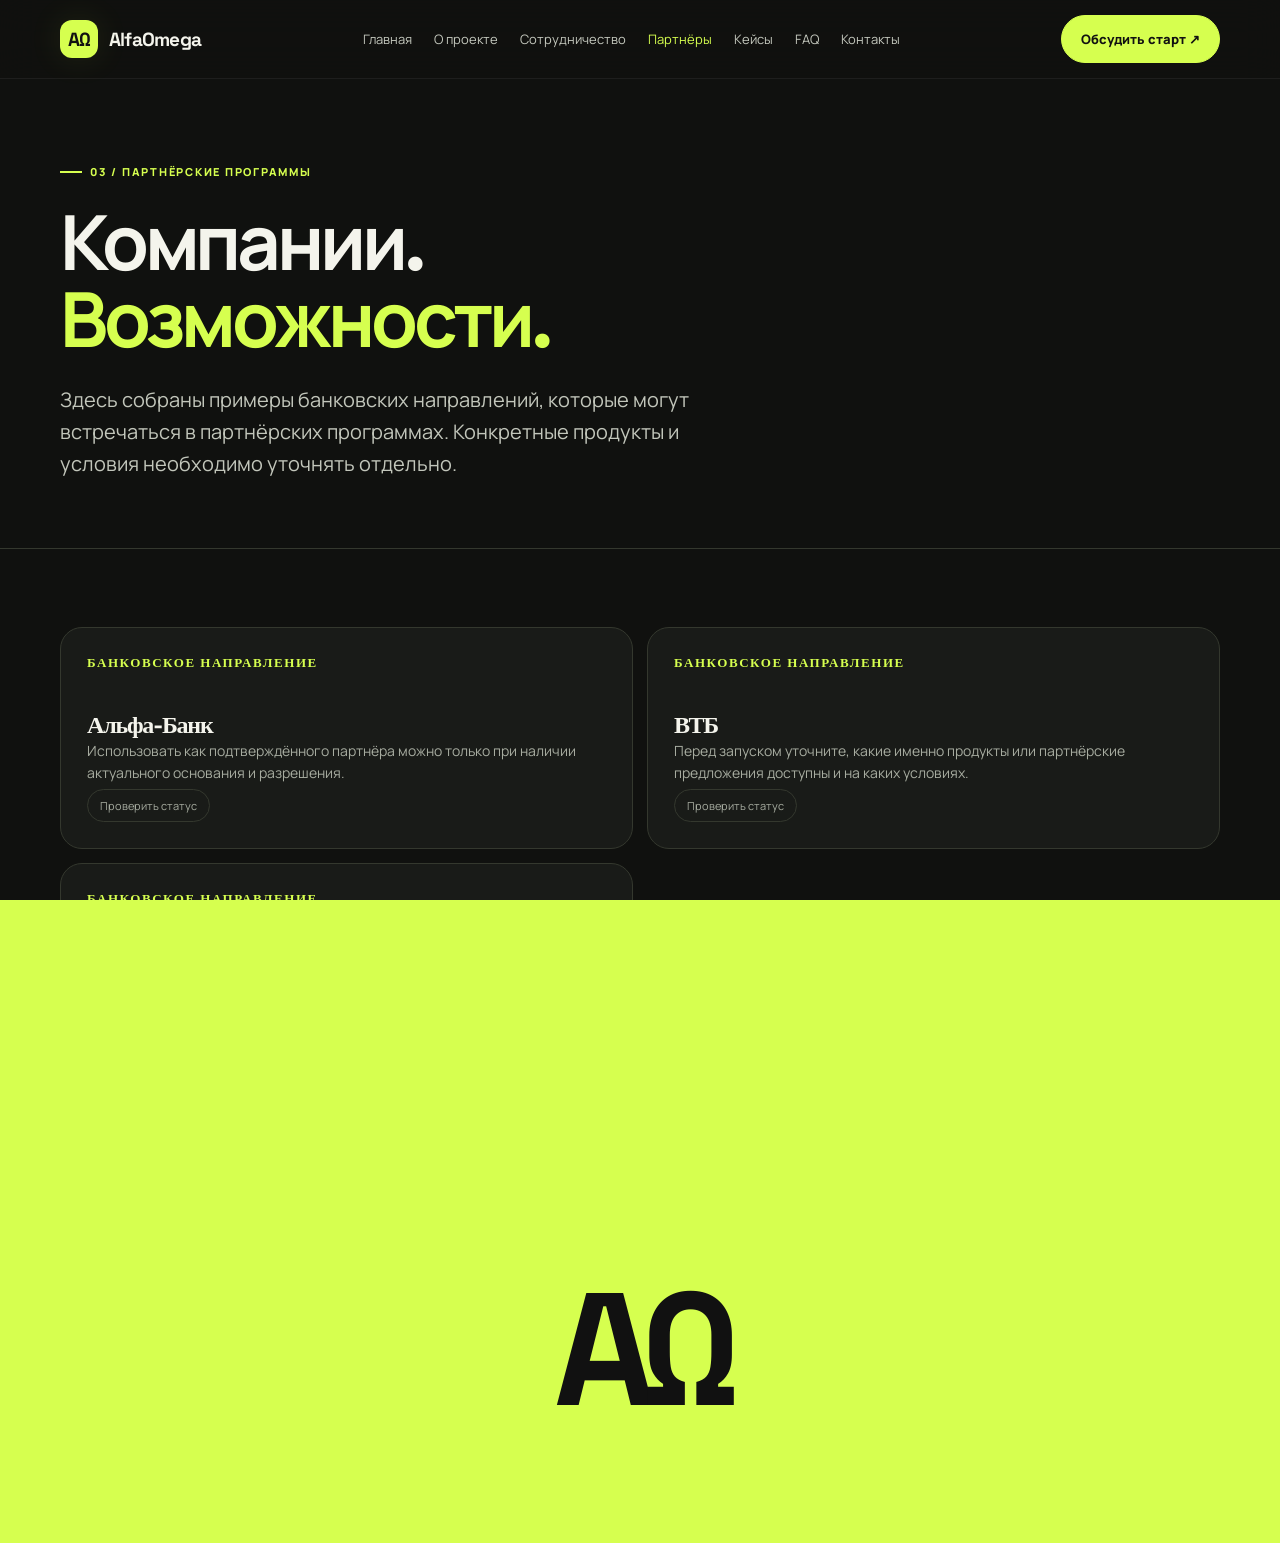
<file: partners.html>
<!doctype html><html lang="ru"><head><meta charset="utf-8"><meta name="viewport" content="width=device-width,initial-scale=1"><meta name="description" content="AlfaOmega — партнёрские программы и сотрудничество."><meta name="theme-color" content="#10110f"><title>Партнёры — AlfaOmega</title><link rel="stylesheet" href="styles.css"></head><body><div class="topbar"><div class="wrap nav"><a class="brand" href="index.html" aria-label="AlfaOmega — главная"><span class="logo">AΩ</span><span>AlfaOmega</span></a><nav class="navlinks" aria-label="Основная навигация"><a href="index.html">Главная</a><a href="about.html">О проекте</a><a href="cooperation.html">Сотрудничество</a><a href="partners.html">Партнёры</a><a href="cases.html">Кейсы</a><a href="faq.html">FAQ</a><a href="contact.html">Контакты</a></nav><a class="nav-cta" href="contact.html">Обсудить старт ↗</a><button class="menu-toggle" aria-expanded="false" aria-label="Открыть меню">☰</button></div></div><div class="transition" aria-hidden="true"><div class="transition-mark">AΩ</div></div><main><section class="page-hero"><div class="wrap"><div class="eyebrow">03 / ПАРТНЁРСКИЕ ПРОГРАММЫ</div><h1>Компании.<br><em style="color:var(--lime)">Возможности.</em></h1><p class="lead">Здесь собраны примеры банковских направлений, которые могут встречаться в партнёрских программах. Конкретные продукты и условия необходимо уточнять отдельно.</p></div></section><section class="section"><div class="wrap grid2"><div class="card"><div class="num">БАНКОВСКОЕ НАПРАВЛЕНИЕ</div><div class="partner-wordmark">Альфа-Банк</div><p>Использовать как подтверждённого партнёра можно только при наличии актуального основания и разрешения.</p><span class="pill">Проверить статус</span></div><div class="card"><div class="num">БАНКОВСКОЕ НАПРАВЛЕНИЕ</div><div class="partner-wordmark">ВТБ</div><p>Перед запуском уточните, какие именно продукты или партнёрские предложения доступны и на каких условиях.</p><span class="pill">Проверить статус</span></div><div class="card"><div class="num">БАНКОВСКОЕ НАПРАВЛЕНИЕ</div><div class="partner-wordmark">Т-Банк</div><p>Возможное направление для изучения финансовых продуктов и партнёрских предложений. Актуальные условия необходимо проверить отдельно.</p><span class="pill">Проверить статус</span></div></div><div class="wrap" style="margin-top:24px"><p class="notice">Упоминание банков не означает наличие официального партнёрства или одобрения сайта. Перед публикацией убедитесь, что информация об актуальных предложениях верна и использование названий соответствует правилам брендов.</p><a class="btn secondary" href="contact.html">Уточнить детали сотрудничества ↗</a></div></section></main><footer class="footer"><div class="wrap"><div class="footer-top"><a class="brand" href="index.html"><span class="logo">AΩ</span><span>AlfaOmega</span></a><div class="footer-links"><a href="about.html">О проекте</a><a href="cooperation.html">Сотрудничество</a><a href="partners.html">Партнёры</a><a href="cases.html">Кейсы</a><a href="faq.html">FAQ</a><a href="contact.html">Контакты</a><a href="https://t.me/holinmoder" target="_blank" rel="noopener">@holinmoder ↗</a></div></div><small>© 2026 AlfaOmega. Информация о форматах сотрудничества предоставляется для ознакомления. Результаты индивидуальны и не гарантируются. Условия конкретной программы обсуждаются до начала участия.</small></div></footer><script src="script.js"></script></body></html>
</file>
<file: styles.css>
@import url('https://fonts.googleapis.com/css2?family=Manrope:wght@400;500;600;700;800&family=Space+Grotesk:wght@500;600;700&display=swap');
:root{--bg:#10110f;--panel:#191b18;--panel2:#20231e;--ink:#f4f4ec;--muted:#a7aca0;--lime:#d6ff4f;--line:#34382e;--max:1160px}
*{box-sizing:border-box}html{scroll-behavior:smooth}body{margin:0;background:var(--bg);color:var(--ink);font-family:Manrope,Arial,sans-serif;line-height:1.6}a{color:inherit;text-decoration:none}button,input,textarea,select{font:inherit}button,a{ -webkit-tap-highlight-color:transparent}.wrap{width:min(var(--max),calc(100% - 40px));margin:auto}.topbar{position:sticky;top:0;z-index:20;background:rgba(16,17,15,.88);backdrop-filter:blur(18px);border-bottom:1px solid #ffffff10}.nav{height:78px;display:flex;align-items:center;justify-content:space-between;gap:24px}.brand{display:flex;align-items:center;gap:11px;font:700 19px 'Space Grotesk',sans-serif;letter-spacing:-.04em}.logo{display:grid;place-items:center;width:38px;height:38px;border-radius:12px;background:var(--lime);color:#111;font:800 19px 'Space Grotesk';box-shadow:0 0 35px #d6ff4f18}.navlinks{display:flex;align-items:center;gap:22px;color:#c4c8bd;font-size:13px}.navlinks a:hover,.navlinks a.active{color:var(--lime)}.nav-cta,.btn{display:inline-flex;align-items:center;justify-content:center;gap:10px;padding:13px 19px;border-radius:999px;background:var(--lime);color:#111;font-weight:800;font-size:13px;border:1px solid var(--lime);transition:transform .2s,background .2s}.nav-cta:hover,.btn:hover{transform:translateY(-2px);background:#e2ff80}.btn.secondary{background:transparent;color:var(--ink);border-color:#51564a}.btn.secondary:hover{border-color:var(--lime);color:var(--lime)}.menu-toggle{display:none;background:none;color:white;border:1px solid var(--line);border-radius:10px;padding:9px 12px}.hero{padding:90px 0 74px;position:relative;overflow:hidden}.hero:before{content:"";position:absolute;right:-120px;top:0;width:490px;height:490px;border-radius:50%;background:radial-gradient(circle,#d6ff4f18,transparent 67%);pointer-events:none}.eyebrow{display:inline-flex;align-items:center;gap:8px;color:var(--lime);font-size:11px;font-weight:800;letter-spacing:.16em;text-transform:uppercase}.eyebrow:before{content:"";width:22px;height:2px;background:var(--lime)}h1,h2,h3,p{margin-top:0}h1,h2,h3{font-family:'Space Grotesk',Manrope,sans-serif;letter-spacing:-.055em;line-height:1.02}h1{font-size:clamp(48px,8vw,94px);max-width:850px;margin:24px 0}h1 em{font-style:normal;color:var(--lime)}h2{font-size:clamp(34px,5vw,58px);margin-bottom:18px}h3{font-size:25px;margin-bottom:12px}.lead{font-size:clamp(16px,2vw,20px);color:#c2c6bb;max-width:650px}.hero-actions{display:flex;flex-wrap:wrap;gap:12px;margin:30px 0}.hero-meta{display:flex;flex-wrap:wrap;gap:20px;color:var(--muted);font-size:12px;margin-top:40px}.hero-meta span:before{content:"↗";color:var(--lime);margin-right:8px}.hero-grid{display:grid;grid-template-columns:1.3fr .7fr;gap:45px;align-items:end}.visual-card{border:1px solid #414638;background:linear-gradient(145deg,#25291e,#151713 70%);border-radius:28px;padding:28px;min-height:300px;display:flex;flex-direction:column;justify-content:space-between;position:relative;overflow:hidden}.visual-card:after{content:"Ω";position:absolute;font:700 230px 'Space Grotesk';right:-10px;bottom:-78px;color:#d6ff4f0b}.visual-card .bigmark{font:700 80px 'Space Grotesk';color:var(--lime);line-height:1}.visual-card p{color:var(--muted);max-width:260px}.section{padding:78px 0}.section-head{display:flex;justify-content:space-between;align-items:end;gap:30px;margin-bottom:30px}.section-head p{max-width:450px;color:var(--muted);margin-bottom:0}.grid3{display:grid;grid-template-columns:repeat(3,1fr);gap:14px}.grid2{display:grid;grid-template-columns:repeat(2,1fr);gap:14px}.card{background:var(--panel);border:1px solid var(--line);border-radius:22px;padding:26px;min-height:200px;transition:transform .25s,border-color .25s}.card:hover{transform:translateY(-4px);border-color:#69734e}.card .num{color:var(--lime);font:700 13px 'Space Grotesk';letter-spacing:.12em;margin-bottom:38px}.card p{color:var(--muted);font-size:14px;margin-bottom:0}.arrow{color:var(--lime);font-size:23px}.ticker{border-top:1px solid var(--line);border-bottom:1px solid var(--line);padding:22px 0;overflow:hidden;color:#c6cbbd;font:700 13px 'Space Grotesk';letter-spacing:.12em}.ticker-in{display:flex;justify-content:space-around;gap:24px;flex-wrap:wrap}.ticker b{color:var(--lime)}.split{display:grid;grid-template-columns:.8fr 1.2fr;gap:50px;align-items:start}.quote{font:600 clamp(24px,3vw,37px)/1.25 'Space Grotesk';letter-spacing:-.04em}.quote span{color:var(--lime)}.list{list-style:none;padding:0;margin:20px 0}.list li{padding:14px 0;border-bottom:1px solid var(--line);color:#d7dbd1}.list li:before{content:"↗";color:var(--lime);margin-right:12px}.page-hero{padding:76px 0 48px;border-bottom:1px solid var(--line)}.page-hero h1{font-size:clamp(43px,7vw,76px);max-width:900px}.page-hero .lead{max-width:700px}.step{display:grid;grid-template-columns:80px 1fr;gap:18px;padding:26px 0;border-bottom:1px solid var(--line)}.stepno{color:var(--lime);font:700 18px 'Space Grotesk'}.step p{color:var(--muted);margin-bottom:0}.faq-item{border-bottom:1px solid var(--line)}.faq-q{width:100%;display:flex;justify-content:space-between;gap:20px;text-align:left;background:none;color:var(--ink);border:0;padding:22px 0;font-weight:800;cursor:pointer}.faq-q span:last-child{color:var(--lime);font-size:22px}.faq-a{display:none;color:var(--muted);max-width:800px;padding:0 0 22px}.faq-item.open .faq-a{display:block}.faq-tools{display:flex;gap:10px;margin:25px 0}.faq-tools input{width:100%;background:var(--panel);border:1px solid var(--line);border-radius:14px;padding:14px 16px;color:var(--ink)}.case-stat{font:700 clamp(35px,5vw,55px) 'Space Grotesk';color:var(--lime);letter-spacing:-.06em}.notice{font-size:12px;color:var(--muted);border-left:2px solid var(--lime);padding:10px 14px}.partner-wordmark{font:700 24px 'Space Grotesk';letter-spacing:-.05em}.contact-panel{display:grid;grid-template-columns:1fr 1fr;gap:25px;background:var(--lime);color:#141510;border-radius:28px;padding:clamp(25px,5vw,55px)}.contact-panel p{color:#404632}.contact-panel .btn{background:#111;color:white;border-color:#111}.form{display:grid;gap:13px}.form input,.form textarea,.form select{width:100%;border:1px solid #a6b47c;background:#f0ffc8;color:#16180f;padding:14px 15px;border-radius:12px;outline:none}.form textarea{min-height:110px;resize:vertical}.footer{padding:38px 0 28px;border-top:1px solid var(--line);margin-top:65px}.footer-top{display:flex;justify-content:space-between;gap:30px;flex-wrap:wrap}.footer small{display:block;color:var(--muted);margin-top:24px}.footer-links{display:flex;gap:18px;flex-wrap:wrap;color:var(--muted);font-size:13px}.footer-links a:hover{color:var(--lime)}.transition{position:fixed;inset:0;background:var(--lime);z-index:99;display:grid;place-items:center;color:#111;pointer-events:none;transform:translateY(100%)}.transition .transition-mark{font:800 clamp(70px,16vw,160px) 'Space Grotesk';letter-spacing:-.09em}.transition.play{animation:curtain .72s cubic-bezier(.76,0,.24,1)}@keyframes curtain{0%{transform:translateY(100%)}35%{transform:translateY(0)}65%{transform:translateY(0)}100%{transform:translateY(-100%)}}.reveal{animation:rise .7s both}@keyframes rise{from{opacity:0;transform:translateY(20px)}to{opacity:1;transform:translateY(0)}}.delay1{animation-delay:.12s}.delay2{animation-delay:.22s}.delay3{animation-delay:.32s}.muted{color:var(--muted)}.pill{display:inline-block;border:1px solid var(--line);border-radius:999px;padding:7px 12px;color:var(--muted);font-size:11px;margin:4px 4px 0 0}
@media(max-width:850px){.navlinks{display:none;position:absolute;top:78px;left:0;right:0;background:#151713;padding:22px 20px 28px;flex-direction:column;align-items:flex-start;border-bottom:1px solid var(--line)}.navlinks.open{display:flex}.menu-toggle{display:block}.nav-cta{display:none}.hero-grid,.split{grid-template-columns:1fr}.visual-card{min-height:220px}.grid3{grid-template-columns:1fr 1fr}.section-head{display:block}.section-head p{margin-top:15px}.contact-panel{grid-template-columns:1fr}.hero{padding-top:65px}}
@media(max-width:560px){.wrap{width:min(var(--max),calc(100% - 28px))}.nav{height:68px}.navlinks{top:68px}.grid3,.grid2{grid-template-columns:1fr}.hero{padding:55px 0 45px}h1{font-size:49px}.section{padding:55px 0}.card{padding:22px}.card .num{margin-bottom:25px}.hero-meta{gap:12px}.step{grid-template-columns:48px 1fr}.page-hero{padding-top:55px}}
@media(prefers-reduced-motion:reduce){*,*:before,*:after{scroll-behavior:auto!important;animation-duration:.01ms!important;transition-duration:.01ms!important}}


/* Rotating visual accents inspired by the reference; lightweight CSS animation */
.orbit-wrap{display:grid;place-items:center;position:relative;min-height:190px;margin:14px 0 22px}
.orbit{width:150px;height:150px;position:relative;display:grid;place-items:center;animation:orbit-spin 14s linear infinite}
.orbit:before,.orbit:after{content:"";position:absolute;inset:0;border:1px solid #d6ff4f55;border-radius:50%}
.orbit:after{inset:18px;border-style:dashed;border-color:#d6ff4f88;animation:orbit-spin 9s linear infinite reverse}
.orbit-core{width:76px;height:76px;border-radius:24px;background:var(--lime);color:#111;display:grid;place-items:center;font:800 28px 'Space Grotesk';box-shadow:0 0 45px #d6ff4f24;transform:rotate(-12deg)}
.orbit-dot{position:absolute;width:13px;height:13px;background:var(--lime);border:3px solid var(--bg);border-radius:50%;top:10px;left:28px;box-shadow:0 0 18px #d6ff4f66}
.orbit-label{position:absolute;bottom:-2px;right:calc(50% - 104px);font:700 9px 'Space Grotesk';letter-spacing:.17em;color:var(--muted);transform:rotate(-8deg)}
@keyframes orbit-spin{to{transform:rotate(360deg)}}
.visual-card .orbit-wrap{margin:0;min-height:180px;align-self:center}
.visual-card .orbit{width:135px;height:135px}
.visual-card .orbit-core{width:68px;height:68px;font-size:24px}
@media(prefers-reduced-motion:reduce){.orbit,.orbit:after{animation:none}}


/* Cursor-reactive ambient light: follows the pointer on desktop, stays subtle on touch devices */
body::after{content:"";position:fixed;inset:0;z-index:1;pointer-events:none;background:radial-gradient(360px circle at var(--mouse-x,50%) var(--mouse-y,30%),rgba(214,255,79,.105),transparent 72%);opacity:0;transition:opacity .35s ease;mix-blend-mode:screen}
body.cursor-active::after{opacity:1}
@media(hover:none),(pointer:coarse){body::after{display:none}}


/* Cursor-responsive 3D tilt for logos and decorative icons. */
.tilt-icon{transform-style:preserve-3d;transition:transform .16s ease-out;will-change:transform;transform:perspective(500px) rotateX(var(--tilt-x,0deg)) rotateY(var(--tilt-y,0deg))}
.orbit-core.tilt-icon{transform:perspective(500px) rotate(-12deg) rotateX(var(--tilt-x,0deg)) rotateY(var(--tilt-y,0deg))}
@media(hover:none),(pointer:coarse){.tilt-icon{transition:none;will-change:auto}}
@media(prefers-reduced-motion:reduce){.tilt-icon{transition:none;transform:none!important}}
</file>
